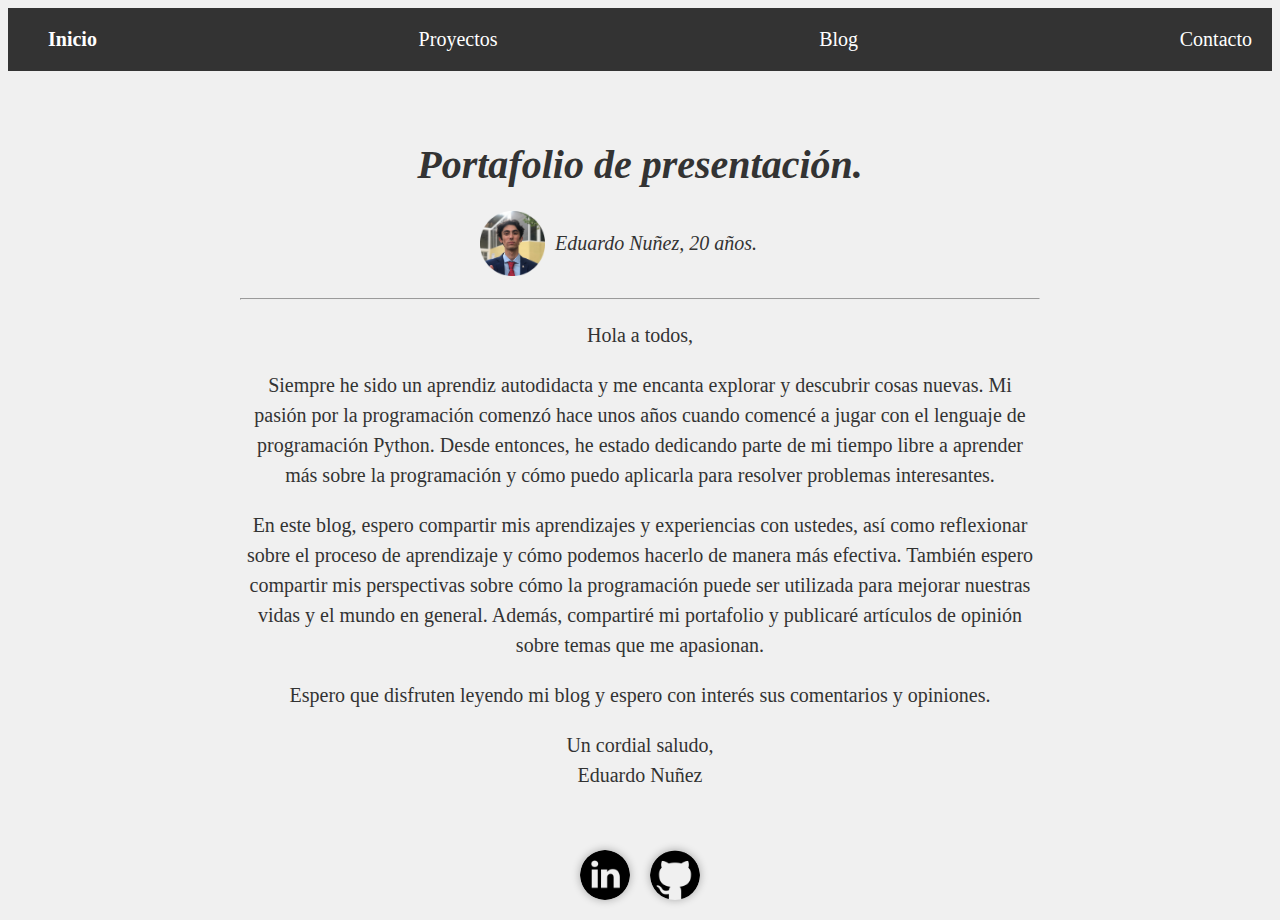
<file: index.html>
<!DOCTYPE html>
<html lang="en">
<head>
    <meta charset="UTF-8">
    <meta http-equiv="X-UA-Compatible" content="IE=edge">
    <meta name="viewport" content="width=device-width, initial-scale=1.0">
    <title>Portafolio de Presentación</title>
    <link rel="stylesheet" href="./style.css">
</head>
<body>
    <!-- Barra de navegación -->
    <nav class="navbar">
      <a href="index.html" class="navbar-item active">Inicio</a>
      <a href="proyectos.html" class="navbar-item">Proyectos</a>
      <a href="blog.html" class="navbar-item">Blog</a>
      <a href="contacto.html" class="navbar-item">Contacto</a>
    </nav>
  
    <!-- Contenido de la página -->
    <div class="presentation-content">
      <h1>Portafolio de presentación.</h1>
      <!-- <p>Mi nombre es Eduardo Nuñez, tengo 19 años y soy un estudiande de programación.</p> -->
      <div class="card">
        <img src="./imagenes/IMG_2351-modified.png" alt="Foto de perfil" class="profile-picture">
        <p class="name">Eduardo Nuñez,
          20 años.
        </p>
        <!-- <p class="age"> 19 </p> -->
      </div>      
      <hr>
      <p>Hola a todos,</p>
      <p>Siempre he sido un aprendiz autodidacta y me encanta explorar y descubrir cosas nuevas. Mi pasión por la programación comenzó hace unos años cuando comencé a jugar con el lenguaje de programación Python. Desde entonces, he estado dedicando parte de mi tiempo libre a aprender más sobre la programación y cómo puedo aplicarla para resolver problemas interesantes.</p>
      <p>En este blog, espero compartir mis aprendizajes y experiencias con ustedes, así como reflexionar sobre el proceso de aprendizaje y cómo podemos hacerlo de manera más efectiva. También espero compartir mis perspectivas sobre cómo la programación puede ser utilizada para mejorar nuestras vidas y el mundo en general. Además, compartiré mi portafolio y publicaré artículos de opinión sobre temas que me apasionan.</p>
      <p>Espero que disfruten leyendo mi blog y espero con interés sus comentarios y opiniones.</p>
      <p>Un cordial saludo,<br>Eduardo Nuñez</p>
    </div>
    <!-- Página de inicio -->
<div class="social-buttons">
  <a href="www.linkedin.com/in/joseeduardonunez" class="social-button">
    <img src="./imagenes/linkedin.png" alt="LinkedIn">
  </a>
  <a href="https://github.com/lalo1883" class="social-button">
    <img src="./imagenes/github.png" alt="GitHub">
  </a>
</div>

  </body>
</html>
</file>
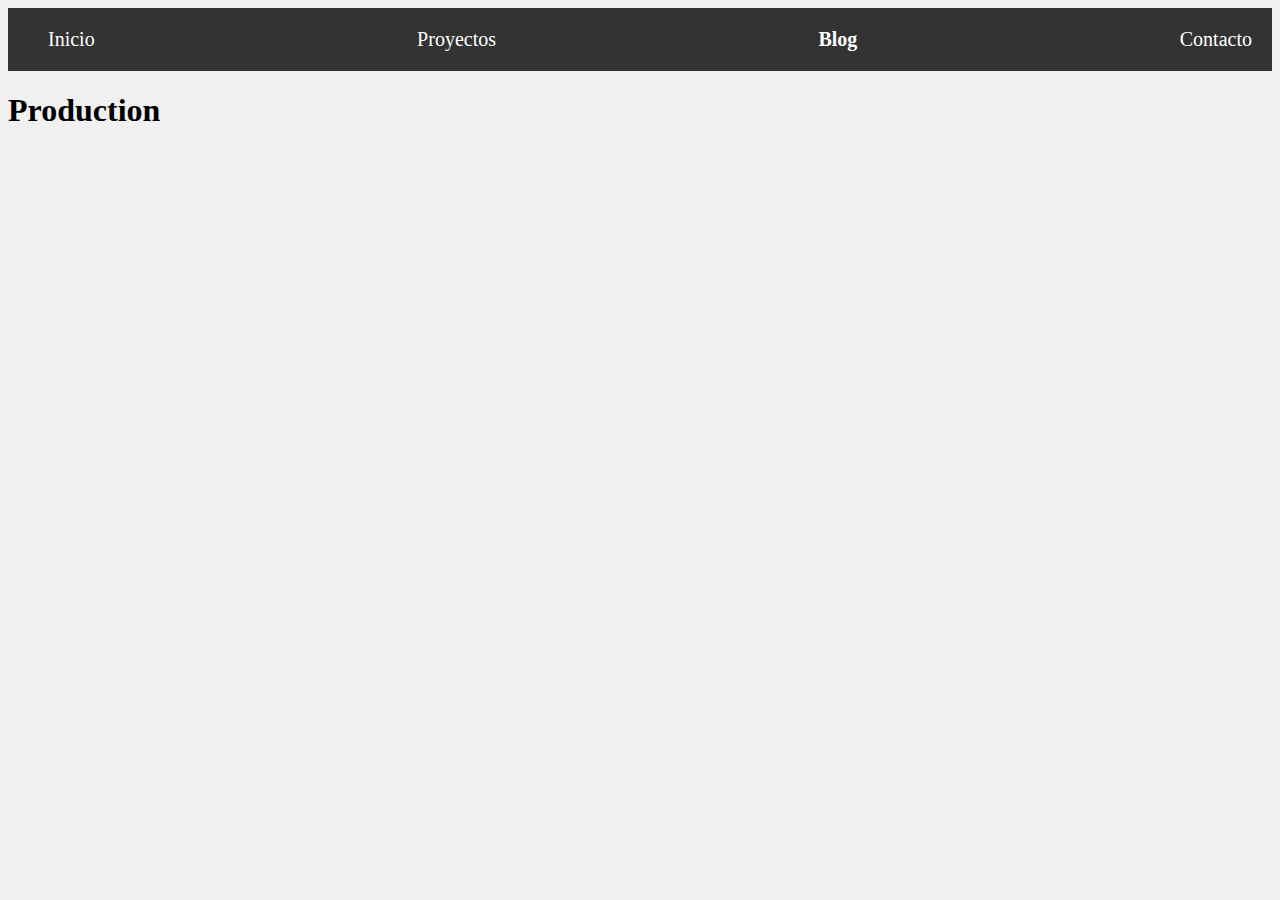
<file: blog.html>
<!DOCTYPE html>
<html lang="en">
<head>
    <meta charset="UTF-8">
    <meta http-equiv="X-UA-Compatible" content="IE=edge">
    <meta name="viewport" content="width=device-width, initial-scale=1.0">
    <title>Blog - Portafolio de Presentación</title>
    <link rel="stylesheet" href="./style.css">
</head>
<body>
    <!-- Barra de navegación -->
    <nav class="navbar">
      <a href="index.html" class="navbar-item">Inicio</a>
      <a href="proyectos.html" class="navbar-item">Proyectos</a>
      <a href="blog.html" class="navbar-item active">Blog</a>
      <a href="contacto.html" class="navbar-item">Contacto</a>
    </nav>
  

<!--     <div class="blog-content">-->
<!--      <h1>Bienvenidos a mi blog</h1>-->
<!--      <br>En este espacio compartiré mis pensamientos, experiencias y conocimientos sobre <b>programación</b> y vida diaria.</p>-->
<!--    </div>-->
        <!-- Contenido de la página -->

        <h1>Production</h1>
<!--         <div class="projects-content">-->
<!--          <h1>Blog </h1>-->
<!--          <hr>-->
<!--          <p>Aquí hablaré sobre cosas que me  apasionan</p>-->
<!--          <ul>-->
<!--            <li>-->
<!--              <div class="project-card">-->
<!--                <h2>Michigan Python</h2>-->
<!--                <img src="./imagenes/student-sleeping-in-class.png" alt="Imagen del proyecto" width="100" height="100">-->
<!--                <p>Aquí hable sobré como funciona el aburrimiento y la felicidad.</p>-->
<!--                <a href="./ARTÍCULOS/proyecto1.html" class="project-link">Ver más</a>-->
<!--              </div>-->
<!--            </li>-->
<!--          </ul>-->
<!--        </div>-->
  </body>
</html>
</file>
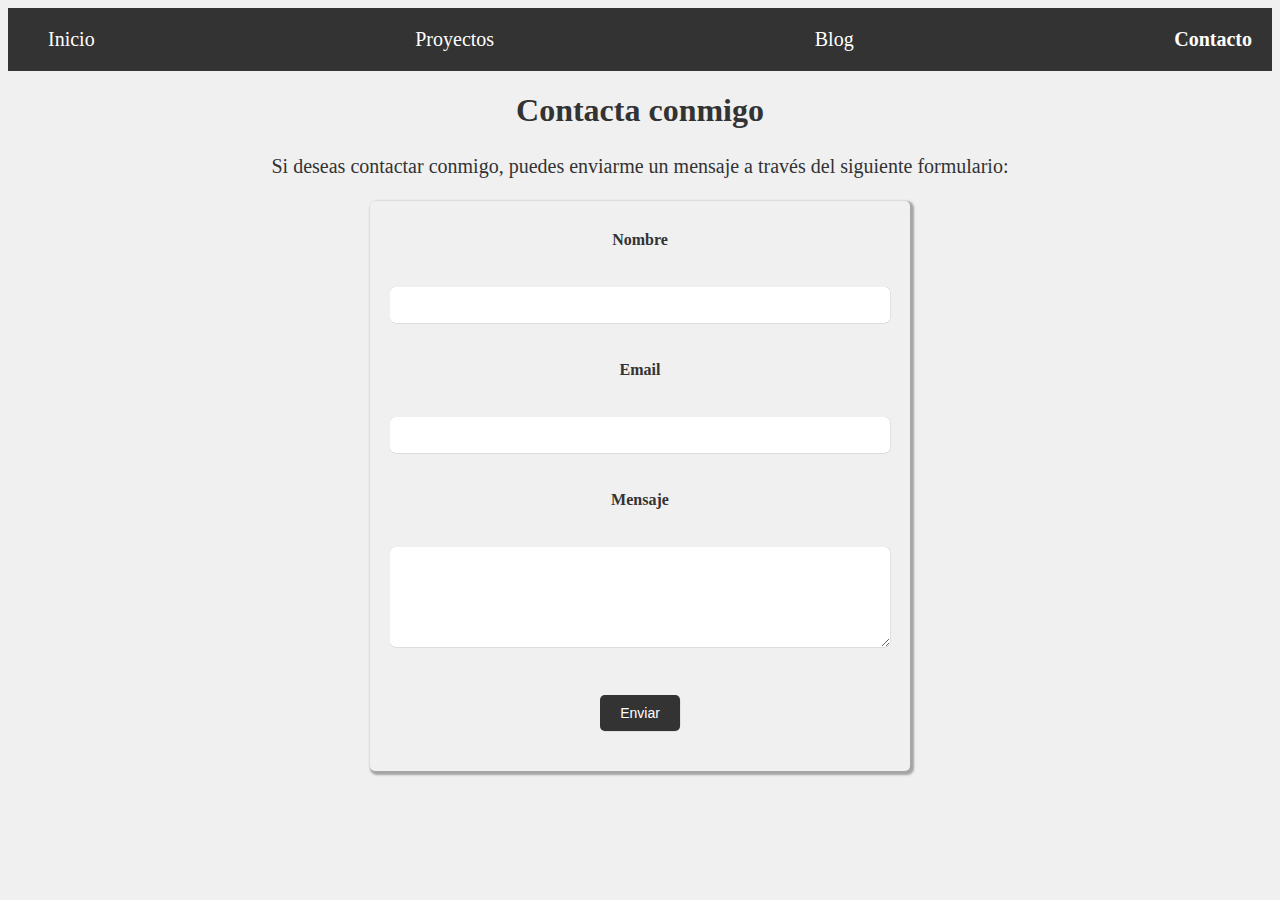
<file: contacto.html>
<!DOCTYPE html>
<html lang="en">
<head>
    <meta charset="UTF-8">
    <meta http-equiv="X-UA-Compatible" content="IE=edge">
    <meta name="viewport" content="width=device-width, initial-scale=1.0">
    <title>Contacto - Portafolio de Presentación</title>
    <link rel="stylesheet" href="./style.css">
</head>
<body>
    <!-- Barra de navegación -->
    <nav class="navbar">
      <a href="index.html" class="navbar-item">Inicio</a>
      <a href="proyectos.html" class="navbar-item">Proyectos</a>
      <a href="blog.html" class="navbar-item">Blog</a>
      <a href="contacto.html" class="navbar-item active">Contacto</a>
    </nav>
  
    <!-- Contenido de la página -->
    <div class="contact-content">
      <h1>Contacta conmigo</h1>
      <p>Si deseas contactar conmigo, puedes enviarme un mensaje a través del siguiente formulario:</p>
      <form>
        <label for="nombre">Nombre</label><br>
        <input type="text" id="nombre" name="nombre"><br>
        <label for="email">Email</label><br>
        <input type="email" id="email" name="email"><br>
        <label for="mensaje">Mensaje</label><br>
        <textarea id="mensaje" name="mensaje" rows="5" cols="50"></textarea><br>
        <input type="submit" value="Enviar">
      </form> 
    </div>
  </body>
</html>
</file>
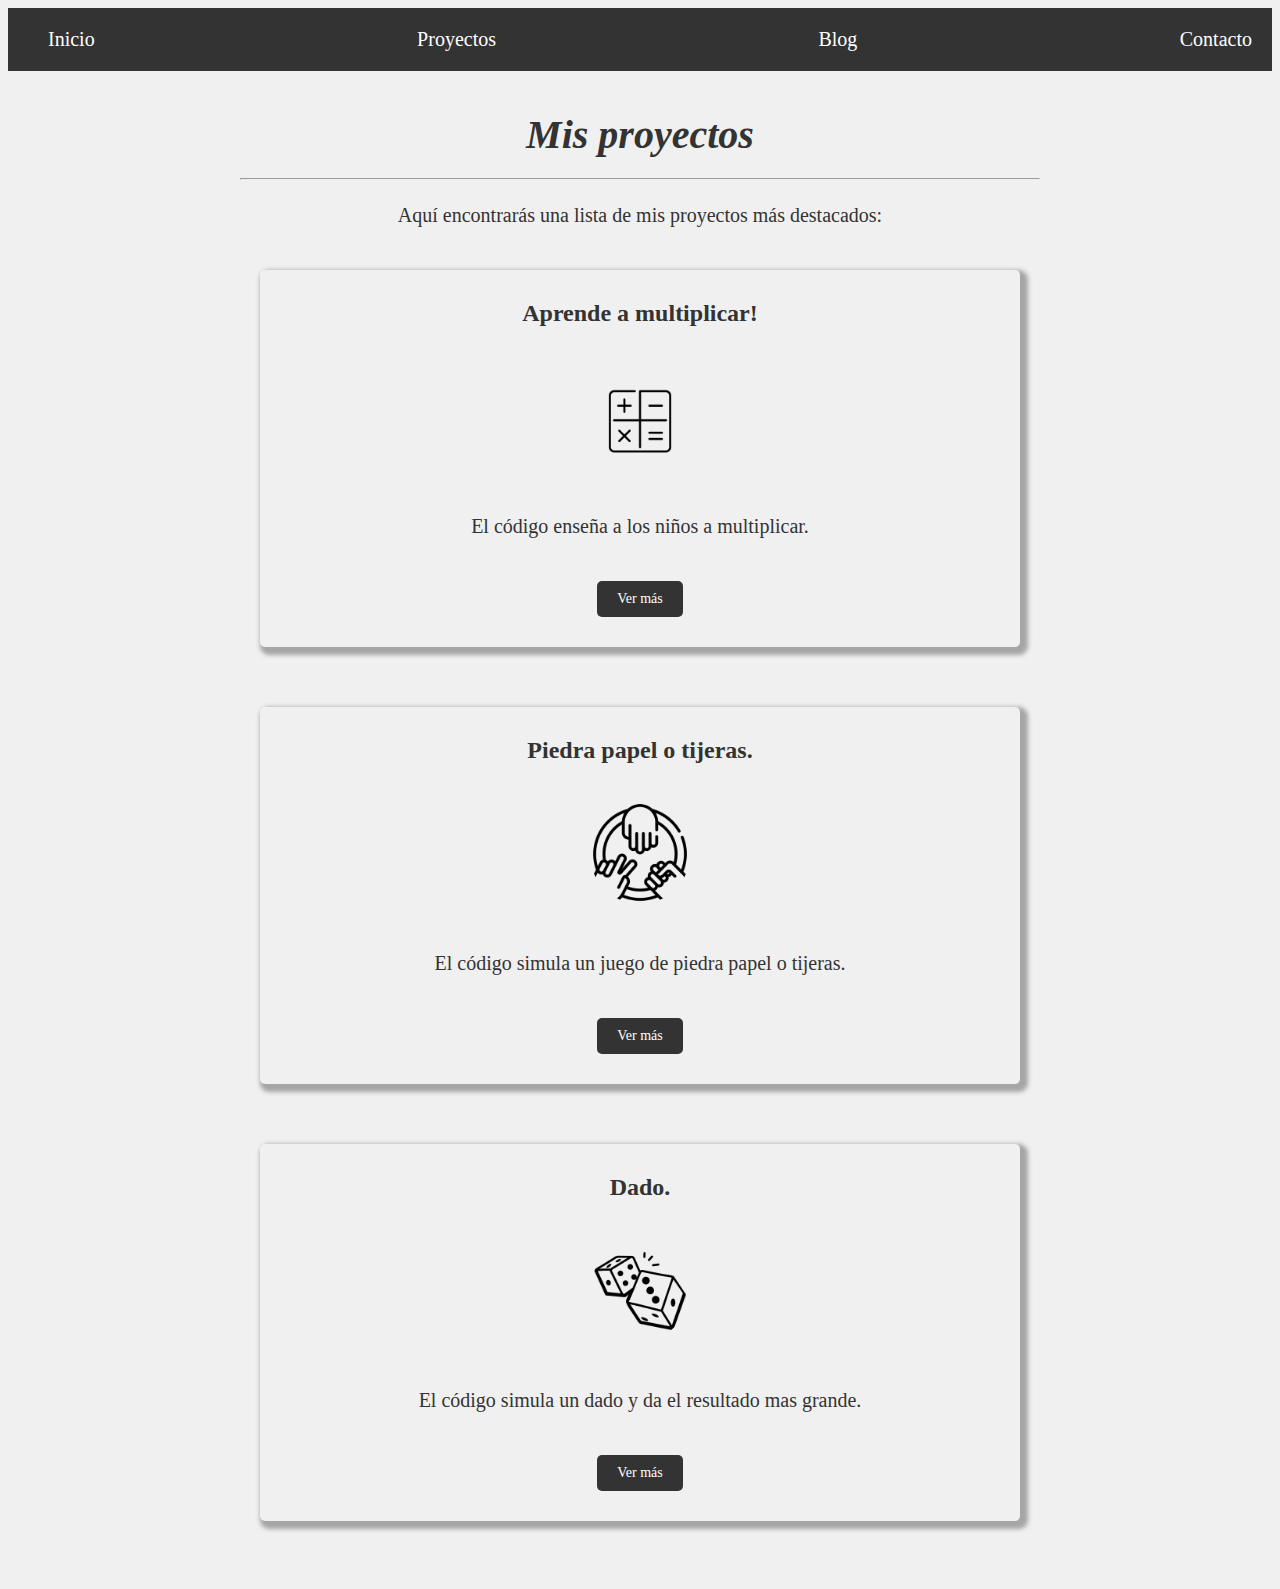
<file: proyectos.html>
<!DOCTYPE html>
<html lang="en">
<head>
    <meta charset="UTF-8">
    <meta http-equiv="X-UA-Compatible" content="IE=edge">
    <meta name="viewport" content="width=device-width, initial-scale=1.0">
    <title>Proyectos - Portafolio de Presentación</title>
    <link rel="stylesheet" href="./style.css">
</head>
<body>
    <!-- Barra de navegación -->
    <nav class="navbar">
      <a href="index.html" class="navbar-item">Inicio</a>
      <a href="proyectos.html" class="navbar-item">Proyectos</a>
      <a href="blog.html" class="navbar-item">Blog</a>
      <a href="contacto.html" class="navbar-item">Contacto</a>
    </nav>
  
    <!-- Contenido de la página -->
    <div class="projects-content">
      <h1>Mis proyectos</h1>
      <hr>
      <p>Aquí encontrarás una lista de mis proyectos más destacados:</p>
      <ul>
        <li>
          <div class="project-card">
            <h2>Aprende a multiplicar!</h2>
            <img src="./imagenes/calcular.png" alt="Imagen del proyecto" width="100" height="100">
            <p>El código enseña a los niños a multiplicar.</p>
            <a href="https://github.com/lalo1883/PythonP/blob/main/multiplyy.py" class="project-link">Ver más</a>
          </div>
        </li>
        <li>
          <div class="project-card">
            <h2>Piedra papel o tijeras.</h2>
            <img src="./imagenes/rock-paper-scissors.png" alt="Imagen del proyecto" width="100" height="100">
            <p>El código  simula un juego de piedra papel o tijeras.</p>
            <a href="https://github.com/lalo1883/PythonP/blob/main/RockP.py" class="project-link">Ver más</a>
          </div>
        </li>
        <li>
          <div class="project-card">
            <h2>Dado.</h2>
            <img src="./imagenes/dice-2.png" alt="Imagen del proyecto" width="100" height="100">
            <p>El código  simula un dado y da el resultado mas grande.</p>
            <a href="https://github.com/lalo1883/Proyectos/blob/main/Plural/dice.py" class="project-link">Ver más</a>
          </div>
        </li>
      </ul>
    </div>
  </body>
</html>
</file>
<file: style.css>
/* Estilos para la barra de navegación */
body {
    background-color: #f0f0f0; /* Color del fondo */
  }
  @media only screen and (max-width: 768px) {
    /* Estilos para pantallas pequeñas */
    .navbar {
      flex-direction: column;
      align-items: flex-start;
    }
    .navbar-item {
      margin: 30px 0;
    }
    .presentation-content,
    .blog-content,
    .projects-content,
    .contact-content {
      max-width: 100%;
      padding: 10px;
    }
  }
.navbar {
    display: flex;
    justify-content: space-between;
    align-items: center;
    background-color: #333;
    color: #fff;
    padding: 20px;
  }
  
  .navbar-item {
    display: inline-block;
    margin-left: 20px;
    color: #fff;
    text-decoration: none;
    font-size: 20px;
  }
  .navbar-item:hover {
    transform: scale(1.1);
  }
  
  .navbar-item.active {
    font-weight: bold;
  }
  
  /* Estilos para el contenido de la página */
  .presentation-content {
    max-width: 800px;
    margin: 0 auto;
    padding: 20px;
    margin-top: 30px;
    text-align: center;
    border-radius: 5px;
    /* box-shadow: 1px 1px 1px 4px rgba(180, 180, 180, 0.5) */
  }
  
  .blog-content {
    max-width: 800px;
    margin: 0 auto;
    padding: 20px;
  }
  
  .projects-content {
    max-width: 800px;
    margin: 0 auto;
    padding: 20px;
  }

  .projects-content h1 {
    font-size: 40px;
    margin: 20px 0;
    font-style: oblique;
  }
  
  .projects-content ul {
    list-style: none;
    margin: 0;
    padding: 0;
  }
  
  .projects-content li {
    margin: 20px 0;
    padding: 20px;
    background-color: #f0f0f0;
    border-radius: 5px;
  }
/* 
  .projects-content h1 img {
    height: 40px;
    width: 40px;
  } */
  
  .project-link {
    display: inline-block;
    margin-top: 10px;
    color: #333;
    text-decoration: none;
  }
  
/* Estilos para los formularios de contacto */
.contact-content form {
    display: flex;
    flex-direction: column;
  }
  
  .contact-content label {
    font-weight: bold;
  }
  
  .contact-content input,
  .contact-content textarea {
    border: 1px solid #ccc;
    border-radius: 5px;
    padding: 10px;
    font-size: 16px;
  }
  
  .contact-content input[type="submit"] {
    align-self: flex-end;
    background-color: #333;
    color: #fff;
    border: none;
    padding: 10px 20px;
    font-size: 16px;
    cursor: pointer;
  }
  
  .contact-content input[type="submit"]:hover {
    background-color: #444;
  }

  
  /* Estilos para la página de presentación */
.presentation-content {
    text-align: center;
    color: #333;
  }
  
  .presentation-content h1 {
    font-size: 40px;
    margin: 20px 0;
    font-style: oblique;
  }
  
  .presentation-content p {
    font-size: 20px;
    margin: 20px 0;
    line-height: 1.5;
  }
  
  /* .presentation-content img {
    border-radius: 50%;
    align-items: center;
    width: 55px;
    height: 55px;
    margin: 20px 0;
  }
   */
  .presentation-content .social-links {
    display: flex;
    justify-content: center;
  }
  
  .presentation-content .social-link {
    display: inline-block;
    margin: 0 10px;
    width: 50px;
    height: 50px;
    background-color: #333;
    border-radius: 50%;
    color: #fff;
    font-size: 24px;
    line-height: 50px;
    text-align: center;
    text-decoration: none;
  }
  
  .presentation-content .social-link:hover {
    background-color: #444;
  }
  
  /* Estilos para la página de blog */
.blog-content {
    /* Aplica los mismos estilos que .presentation-content */
    text-align: center;
    color: #333;
  }
  .blog-content h1 {
    font-size: 40px;
    margin: 20px 0;
  }
  
  .blog-content h2 {
    font-size: 24px;
    margin: 20px 0;
  }
  
  .blog-content h3 {
    font-size: 20px;
    margin: 20px 0;
  }
  
  .blog-content p {
    font-size: 20px;
    margin: 20px 0;
    line-height: 1.5;
  }
  
  .blog-content img {
    border-radius: 50%;
    width: 200px;
    height: 200px;
    margin: 20px 0;
  }
  
  .blog-content .social-links {
    display: flex;
    justify-content: center;
  }
  
  .blog-content .social-link {
    display: inline-block;
    margin: 0 10px;
    width: 50px;
    height: 50px;
    background-color: #333;
    border-radius: 50%;
    color: #fff;
    font-size: 24px;
    line-height: 50px;
    text-align: center;
    text-decoration: none;
  }
  
  .blog-content .social-link:hover {
    background-color: #444;
  }

  /* Estilos para la página de proyectos */
.projects-content {
    /* Aplica los mismos estilos que .presentation-content */
    text-align: center;
    color: #333;
  }

  .projects-content h1 {
    font-size: 40px;
    margin: 20px 0;
  }
  
  .projects-content h2 {
    font-size: 24px;
    margin: 20px 0;
  }
  
  .projects-content p {
    font-size: 20px;
    margin: 20px 0;
    line-height: 1.5;
  }
  
  .projects-content img {
    border-radius: 50%;
    width: 200px;
    height: 200px;
    margin: 20px 0;
  }
  
  .projects-content .project {
    margin: 20px 0;
    padding: 20px;
    background-color: #f0f0f0;
    border-radius: 5px;
  }
  
  .projects-content .project-title {
    font-size: 18px;
    margin: 10px 0;
  }
  
  .projects-content .project-date {
    font-size: 14px;
    color: #999;
    margin: 10px 0;
  }
  
  .projects-content .project-description {
    font-size: 14px;
    line-height: 1.5;
  }
  
  .projects-content .project-link {
    display: inline-block;
    margin: 20px 0;
    padding: 10px 20px;
    background-color: #333;
    border-radius: 5px;
    color: #fff;
    font-size: 14px;
    text-decoration: none;
  }
  
  .projects-content .project-link:hover {
    background-color: #444;
  }
  
  /* Estilos para la página de contacto */
.contact-content {
    /* Aplica los mismos estilos que .presentation-content */
    text-align: center;
    color: #333;
  }
  
  .contact-content h2 {
    /* Aplica el mismo estilo que .presentation-content h1 */
    font-size: 32px;
    margin: 20px 0;
  }

  .contact-content h2 {
    /* Aplica el mismo estilo que .presentation-content h1 */
    font-size: 40px;
    margin: 20px 0;
  }
  
  .contact-content p {
    font-size: 20px;
    margin: 20px 0;
    line-height: 1.5;
  }
  
  .contact-content form {
    /* Ajusta el estilo del formulario para que sea más atractivo */
    width: 80%;
    max-width: 500px;
    /* height: 400px; */
    margin: 20px auto;
    background-color: #eeeeee00;
    border-radius: 5px;
    border-color: #333;
    padding: 20px;
    box-shadow: 2px 2px 2px 2px rgba(91, 91, 91, 0.5)
  }
  
  .contact-content label {
    display: block;
    font-size: 16px;
    margin: 10px 0;
  }


  .contact-content input {
    display: block;
    font-size: 16px;
    margin: 10px 0;
    box-shadow: .1px .1px .1px .1px rgba(91, 91, 91, 0.5)
  }


  .contact-content textarea {
    display: block;
    font-size: 16px;
    margin: 10px 0;
    box-shadow: .1px .1px .1px .1px rgba(91, 91, 91, 0.5)
  }
  
  .contact-content input[type="text"],
  .contact-content input[type="email"],
  .contact-content textarea {
    width: 100%;
    box-sizing: border-box;
    font-size: 14px;
    padding: 10px;
    border: none;
    border-radius: 5px;
    background-color: #fff;
  }
  
  .contact-content input[type="submit"] {
    display: block;
    margin: 20px auto;
    padding: 10px 20px;
    background-color: #333;
    border: none;
    border-radius: 5px;
    color: #fff;
    font-size: 14px;
    cursor: pointer;
  }
  
  .contact-content input[type="submit"]:hover {
    background-color: #444;
  }
  /* Estilos para los botones de redes sociales */
.social-buttons {
  display: flex;
  justify-content: center;
  margin: 20px 0;
}

.social-button {
  display: inline-block;
  /* width: 100%; */
  height: 50px;

  margin: 0 10px;
  /* margin-bottom: 80px; */
  border-radius: 50%;
  overflow: hidden;
  box-shadow: 0 0 8px rgba(0, 0, 0, 0.3);
  transition: transform 0.2s;
}

.social-button img {
  width: 50px;
}

.social-button:hover {
  transform: scale(1.1);
}

/* Estilos para la imagen del proyecto */
.project-card img {
  /* Ajusta el tamaño de la imagen al tamaño del contenedor */
  width: 100px;
  height: 100px;
  /* Evita distorsión al ajustar el tamaño */
  object-fit: cover;
}


.project-card{
    padding: 10px;
      /* Añade el marco */
    /* border: 2px solid #ccc; */
      /* Redondea los bordes */
    border-radius: 5px;
    box-shadow: 4px 4px 4px 4px rgba(91, 91, 91, 0.5);
}

/* Estilos para la tarjeta */
.card {

  margin-left: 100px;
  display: flex;
  align-items: center;
  margin-bottom: 20px;
  margin-left: 30%;
  margin-right: 30%;
}

/* Estilos para la foto de perfil */ 
 .profile-picture {
  width: 65px;
  height: 65px;
  border-radius: 25px;
  margin-right: 10px;
}

/* Estilos para el nombre y la edad */
.card .name,
.card .age {
  font-size: 20px;
  font-style: italic;
}
</file>
